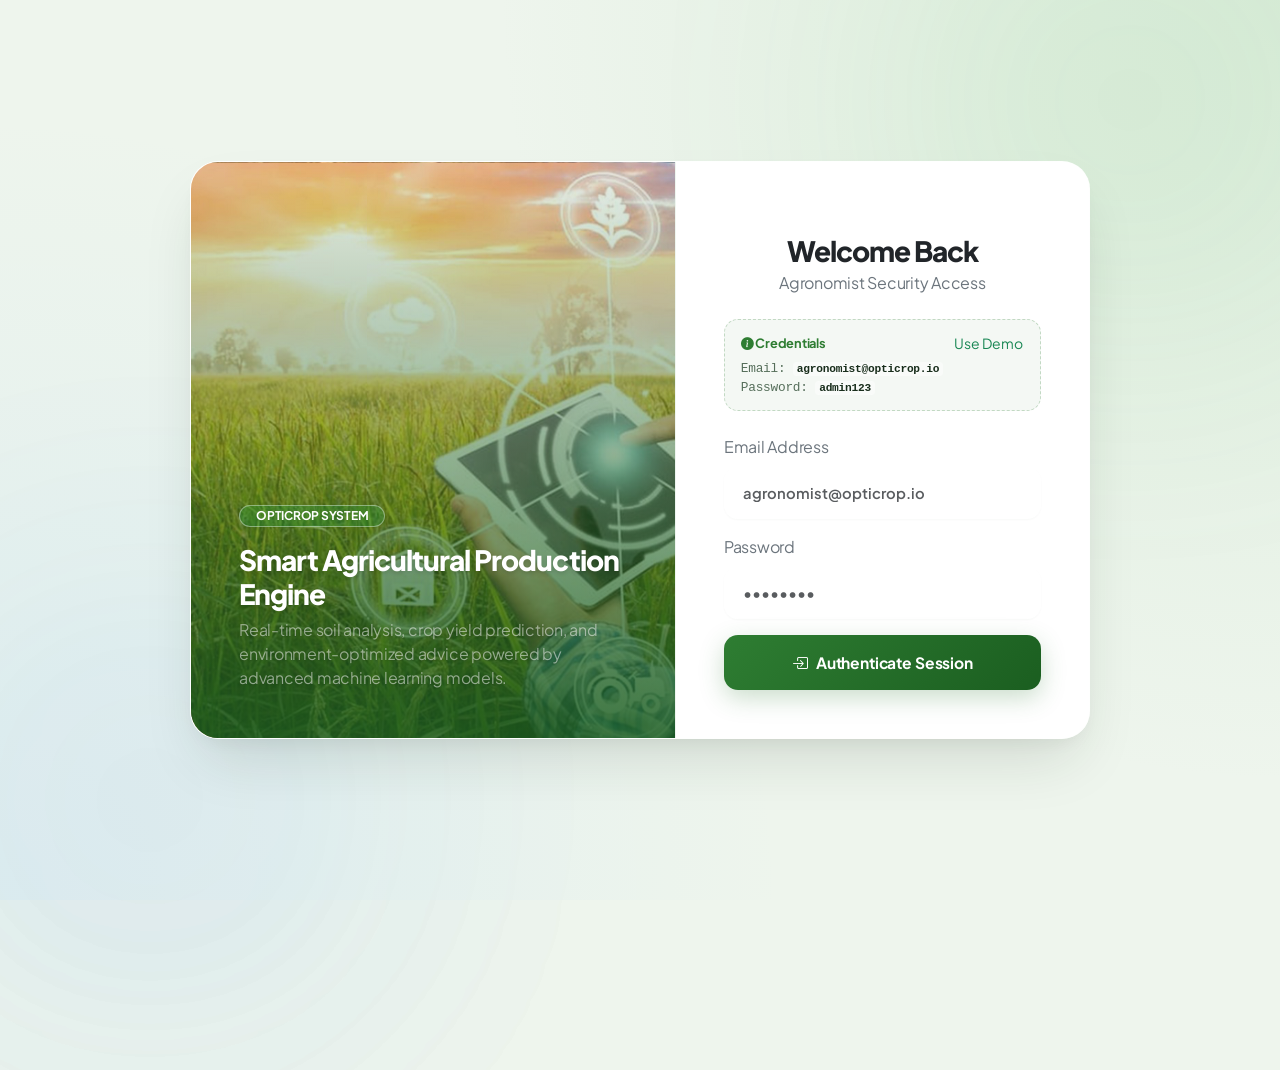
<file: templates/index.html>
<!DOCTYPE html>
<html lang="en">
<head>
  <meta charset="UTF-8">
  <meta name="viewport" content="width=device-width, initial-scale=1.0">
  <title>OptiCrop – Smart Agricultural Production Engine</title>
  <!-- Bootstrap 5 CSS -->
  <link href="https://cdn.jsdelivr.net/npm/bootstrap@5.3.0/dist/css/bootstrap.min.css" rel="stylesheet">
  <!-- Custom Premium Theme CSS -->
  <link href="/static/css/style.css" rel="stylesheet">
  <!-- Bootstrap Icons -->
  <link rel="stylesheet" href="https://cdn.jsdelivr.net/npm/bootstrap-icons@1.10.5/font/bootstrap-icons.css">
</head>
<body>

  <!-- Background Glowing Orbs -->
  <div class="orb orb-green"></div>
  <div class="orb orb-blue"></div>

  <!-- Page Background Video -->
  <video autoplay muted loop playsinline class="page-bg-video">
    <source src="/static/images/login_bg.mp4" type="video/mp4">
  </video>
  <div class="page-bg-overlay"></div>

  <!-- Client-side Authentication Gate -->
  <div id="login-gate" class="position-fixed top-0 start-0 w-100 h-100 d-none align-items-center justify-content-center" style="z-index: 9999; background: var(--color-bg); background-image: radial-gradient(circle at 100% 0%, rgba(165, 214, 167, 0.25) 0px, transparent 50%), radial-gradient(circle at 0% 100%, rgba(144, 202, 249, 0.15) 0px, transparent 50%); background-attachment: fixed;">
    <div class="orb orb-green"></div>
    <div class="orb orb-blue"></div>
    
    <div class="login-container fade-in">
      <div class="login-left" style="background-image: url('/static/images/Smart.png');">
        <div class="login-left-content">
          <span class="badge bg-success-subtle-custom border-success-custom px-3 py-1.5 rounded-pill mb-3 uppercase tracking-wide font-bold fs-8" style="background: rgba(22, 163, 74, 0.25); color: #fff; border-color: rgba(255, 255, 255, 0.4); text-transform: uppercase;">
            OptiCrop System
          </span>
          <h3 class="display-7 font-black tracking-tight text-white mb-2">Smart Agricultural Production Engine</h3>
          <p class="text-white-50 mb-0 fs-7">
            Real-time soil analysis, crop yield prediction, and environment-optimized advice powered by advanced machine learning models.
          </p>
        </div>
      </div>
      <div class="login-right">
        <div class="text-center mb-4">
          <i class="bi bi-sprout-fill text-success fs-2 mb-2 d-inline-block pulse-icon"></i>
          <h3 class="font-black tracking-tight text-dark mb-1">Welcome Back</h3>
          <p class="text-secondary fs-8 uppercase font-bold tracking-wider mb-0">Agronomist Security Access</p>
        </div>

        <div class="login-credentials-box">
          <div class="d-flex justify-content-between align-items-center mb-1">
            <span class="credentials-title"><i class="bi bi-info-circle-fill"></i> Credentials</span>
            <button type="button" class="btn btn-sm btn-link text-success p-0 fs-8 font-bold text-decoration-none" onclick="fillDemoCredentials()">Use Demo</button>
          </div>
          <div class="credentials-details">
            <div>Email: <code>agronomist@opticrop.io</code></div>
            <div>Password: <code>admin123</code></div>
          </div>
        </div>

        <form id="login-form">
          <div class="mb-3">
            <label for="login-email" class="form-label text-secondary font-semibold uppercase tracking-wider fs-8">Email Address</label>
            <input type="email" class="form-control" id="login-email" required placeholder="agronomist@opticrop.io">
          </div>
          <div class="mb-3">
            <label for="login-password" class="form-label text-secondary font-semibold uppercase tracking-wider fs-8">Password</label>
            <input type="password" class="form-control" id="login-password" required placeholder="••••••••">
          </div>
          <div id="login-error" class="text-danger fs-8 font-semibold mb-3 d-none">
            <i class="bi bi-exclamation-circle-fill"></i> Invalid credentials.
          </div>
          <button type="submit" class="w-100 btn-premium py-2.5">
            <i class="bi bi-box-arrow-in-right"></i> Authenticate Session
          </button>
        </form>
      </div>
    </div>
  </div>

  <!-- Mobile Top Navigation Header (Visible only on mobile/tablet) -->
  <nav class="navbar navbar-expand-lg sticky-top navbar-mobile">
    <div class="container">
      <a class="navbar-brand d-flex align-items-center gap-2 text-dark" href="/">
        <i class="bi bi-sprout-fill text-success fs-4"></i>
        <span class="display-font fs-4 font-bold tracking-tight">Opti<span class="text-success">Crop</span></span>
      </a>
      <button class="navbar-toggler border-0" type="button" data-bs-toggle="collapse" data-bs-target="#mobileNavbar">
        <span class="navbar-toggler-icon"></span>
      </button>
      <div class="collapse navbar-collapse" id="mobileNavbar">
        <ul class="navbar-nav gap-2 mt-3">
          <li class="nav-item">
            <a class="nav-link-custom active" href="/"><i class="bi bi-sliders"></i> Optimizer</a>
          </li>
          <li class="nav-item">
            <a class="nav-link-custom" href="/dashboard"><i class="bi bi-graph-up-arrow"></i> Performance Analytics</a>
          </li>
          <li class="nav-item">
            <a class="nav-link-custom text-danger" href="#" onclick="localStorage.removeItem('optiCrop_loggedIn'); window.location.reload(); return false;"><i class="bi bi-box-arrow-right"></i> Sign Out</a>
          </li>
        </ul>
      </div>
    </div>
  </nav>

  <!-- Main Desktop Layout Wrapper -->
  <div class="app-container">

    <!-- Left Sidebar Panel (Visible on Desktop) -->
    <aside class="sidebar">
      <a class="sidebar-logo" href="/">
        <i class="bi bi-sprout-fill text-success fs-3"></i>
        <span class="display-font tracking-tight">Opti<span class="text-success">Crop</span></span>
      </a>

      <span class="sidebar-heading">Agricultural Tools</span>
      <ul class="sidebar-menu">
        <li>
          <a class="sidebar-link active" href="/">
            <i class="bi bi-sliders"></i> Field Optimizer
          </a>
        </li>
        <li>
          <a class="sidebar-link" href="/dashboard">
            <i class="bi bi-graph-up-arrow"></i> Analytics & Model
          </a>
        </li>
        
        <span class="sidebar-heading">Data & Systems</span>
        <li>
          <a class="sidebar-link" href="/weather">
            <i class="bi bi-cloud-sun"></i> Weather Intel
          </a>
        </li>
        <li>
          <a class="sidebar-link" href="/ai-advisor">
            <i class="bi bi-chat-left-text"></i> AI Advisor
          </a>
        </li>
        <li>
          <a class="sidebar-link text-muted" style="cursor: not-allowed; opacity: 0.6;" href="#" onclick="return false;">
            <i class="bi bi-gear"></i> Settings <span class="badge bg-light text-secondary ms-auto fs-9" style="font-size: 0.65rem;">MOCK</span>
          </a>
        </li>
      </ul>

      <!-- User/Environment Profile Footer with Sign Out -->
      <div class="sidebar-footer">
        <div class="profile-card d-flex justify-content-between align-items-center">
          <div class="d-flex align-items-center gap-2">
            <div class="profile-avatar">
              <i class="bi bi-person-check-fill"></i>
            </div>
            <div class="profile-info">
              <div class="profile-name">Agronomist</div>
              <div class="profile-role">Active Session</div>
            </div>
          </div>
          <a href="#" onclick="localStorage.removeItem('optiCrop_loggedIn'); window.location.reload(); return false;" class="text-secondary" title="Sign Out" style="transition: color 0.2s;">
            <i class="bi bi-box-arrow-right fs-5"></i>
          </a>
        </div>
      </div>
    </aside>

    <!-- Right Content Panel -->
    <main class="main-content">
      
      <!-- Content Top Bar -->
      <div class="d-flex justify-content-between align-items-center mb-4">
        <div>
          <nav aria-label="breadcrumb" class="d-none d-md-block">
            <ol class="breadcrumb mb-0">
              <li class="breadcrumb-item"><a href="/" class="text-success text-decoration-none font-semibold">Home</a></li>
              <li class="breadcrumb-item active" aria-current="page">Field Optimizer</li>
            </ol>
          </nav>
        </div>
        <div class="status-pill">
          <span class="status-dot pulsing"></span>
          <span>Engine Status: Online</span>
        </div>
      </div>

      <!-- Main Configurator Panel Body -->
      <div class="container-fluid px-0 fade-in">
        
        <!-- Welcome Banner -->
        <div class="text-center text-md-start mb-5">
          <span class="badge bg-success-subtle-custom border-success-custom px-3 py-2 rounded-pill mb-3 uppercase tracking-wide font-bold fs-7">
            SaaS Agricultural Intelligence
          </span>
          <h1 class="display-5 font-black tracking-tight mb-2"><span class="text-gradient">OptiCrop Recommendation Engine</span></h1>
          <p class="text-secondary max-w-2xl">
            Leverage Scikit-Learn Random Forest classifiers and regressive models to choose crops, forecast productivity, and audit soil clusters.
          </p>
        </div>

        <!-- Form Panel -->
        <div class="premium-card p-4 p-md-5 w-100">
          <h3 class="text-dark mb-4 d-flex align-items-center gap-2 font-bold">
            <i class="bi bi-sliders text-success"></i> Field Parameters Configurator
          </h3>

          <form action="/predict" method="POST" class="needs-validation">
            
            <!-- Quick Presets Autofill Section -->
            <div class="presets-container mb-4">
              <div class="d-flex align-items-center gap-2 mb-2">
                <i class="bi bi-magic text-success"></i>
                <span class="text-dark font-bold fs-7">Quick Presets (Auto-fill Sample Data)</span>
              </div>
              <p class="text-secondary fs-8 mb-3">Select a crop template to instantly load realistic field parameter metrics (N, P, K, pH, rainfall, and climate):</p>
              <div class="d-flex flex-wrap gap-2">
                <button type="button" class="preset-chip" onclick="autofillPreset('rice', this)">🌾 Rice Profile</button>
                <button type="button" class="preset-chip" onclick="autofillPreset('maize', this)">🌽 Maize Profile</button>
                <button type="button" class="preset-chip" onclick="autofillPreset('watermelon', this)">🍉 Watermelon Profile</button>
              </div>
            </div>

            <!-- NPK Inputs Section -->
            <div class="border-bottom border-slate-100 pb-4 mb-4">
              <h5 class="text-dark mb-3 fs-6 font-bold d-flex align-items-center gap-2">
                <span class="d-flex align-items-center justify-content-center bg-success-subtle-custom rounded-circle p-1" style="width: 24px; height: 24px; font-size: 0.75rem;">1</span>
                Soil Nutrients (NPK values)
              </h5>
              <div class="row g-3">
                <div class="col-md-4">
                  <label for="N" class="form-label text-secondary font-semibold uppercase tracking-wider fs-8">Nitrogen (N)</label>
                  <input type="number" class="form-control" id="N" name="N" min="0" max="150" required>
                  <div class="form-text">Target: 0 - 150 kg/ha</div>
                </div>
                <div class="col-md-4">
                  <label for="P" class="form-label text-secondary font-semibold uppercase tracking-wider fs-8">Phosphorus (P)</label>
                  <input type="number" class="form-control" id="P" name="P" min="0" max="150" required>
                  <div class="form-text">Target: 0 - 150 kg/ha</div>
                </div>
                <div class="col-md-4">
                  <label for="K" class="form-label text-secondary font-semibold uppercase tracking-wider fs-8">Potassium (K)</label>
                  <input type="number" class="form-control" id="K" name="K" min="0" max="250" required>
                  <div class="form-text">Target: 0 - 250 kg/ha</div>
                </div>
              </div>
            </div>

            <!-- Environmental Inputs Section -->
            <div class="border-bottom border-slate-100 pb-4 mb-4">
              <h5 class="text-dark mb-3 fs-6 font-bold d-flex align-items-center gap-2">
                <span class="d-flex align-items-center justify-content-center bg-success-subtle-custom rounded-circle p-1" style="width: 24px; height: 24px; font-size: 0.75rem;">2</span>
                Environmental & Climate Parameters
              </h5>
              <div class="row g-3">
                <div class="col-md-6">
                  <label for="temperature" class="form-label text-secondary font-semibold uppercase tracking-wider fs-8">Temperature (°C)</label>
                  <input type="number" step="0.1" class="form-control" id="temperature" name="temperature" required>
                  <div class="form-text">Crop suitability range: 5 - 50°C</div>
                </div>
                <div class="col-md-6">
                  <label for="humidity" class="form-label text-secondary font-semibold uppercase tracking-wider fs-8">Air Moisture (%)</label>
                  <input type="number" step="0.1" class="form-control" id="humidity" name="humidity" min="5" max="100" required>
                  <div class="form-text">Target: 5 - 100%</div>
                </div>
              </div>
              <div class="row g-3 mt-2">
                <div class="col-md-6">
                  <label for="ph" class="form-label text-secondary font-semibold uppercase tracking-wider fs-8">Soil pH Scale (3.0 - 10.0)</label>
                  <input type="number" step="0.1" class="form-control" id="ph" name="ph" min="3.0" max="10.0" required>
                  <div class="form-text">Optimal Neutral: 6.0 - 7.0</div>
                </div>
                <div class="col-md-6">
                  <label for="rainfall" class="form-label text-secondary font-semibold uppercase tracking-wider fs-8">Average Rainfall (mm)</label>
                  <input type="number" step="0.1" class="form-control" id="rainfall" name="rainfall" min="10" max="400" required>
                  <div class="form-text">Target: 10 - 400 mm</div>
                </div>
              </div>
            </div>

            <!-- Yield Regressor categoricals -->
            <div class="mb-5">
              <h5 class="text-dark mb-3 fs-6 font-bold d-flex align-items-center gap-2">
                <span class="d-flex align-items-center justify-content-center bg-success-subtle-custom rounded-circle p-1" style="width: 24px; height: 24px; font-size: 0.75rem;">3</span>
                Geographic & Seasonal Context
              </h5>
              <div class="row g-3">
                <div class="col-md-6">
                  <label for="location" class="form-label text-secondary font-semibold uppercase tracking-wider fs-8">Geographic Region</label>
                  <select class="form-select" id="location" name="location" required>
                    <option value="" disabled selected hidden>Select Region</option>
                    <option value="Northeast Plain">Northeast Plain</option>
                    <option value="Coastal Delta">Coastal Delta</option>
                    <option value="Southern Hills">Southern Hills</option>
                    <option value="Western Dry Zone">Western Dry Zone</option>
                    <option value="Central Plateau">Central Plateau</option>
                  </select>
                </div>
                <div class="col-md-6">
                  <label for="season" class="form-label text-secondary font-semibold uppercase tracking-wider fs-8">Planting Season</label>
                  <select class="form-select" id="season" name="season" required>
                    <option value="" disabled selected hidden>Select Season</option>
                    <option value="Kharif">Kharif (Monsoon)</option>
                    <option value="Rabi">Rabi (Winter)</option>
                    <option value="Zaid">Zaid (Summer)</option>
                    <option value="Whole Year">Whole Year</option>
                  </select>
                </div>
              </div>
            </div>

            <!-- Submit Button -->
            <button type="submit" class="w-100 btn-premium py-3">
              <i class="bi bi-cpu-fill"></i> Execute Production Optimization
            </button>

          </form>
        </div>

      </div>
    </main>

  </div>

  <!-- Authentication & Presets Script -->
  <script>
    function fillDemoCredentials() {
      document.getElementById('login-email').value = 'agronomist@opticrop.io';
      document.getElementById('login-password').value = 'admin123';
    }

    function autofillPreset(crop, element) {
      const presets = {
        rice: { N: 90, P: 42, K: 40, temp: 24.0, humidity: 82.0, ph: 6.0, rainfall: 220.0, location: "Coastal Delta", season: "Kharif" },
        maize: { N: 80, P: 45, K: 38, temp: 22.0, humidity: 60.0, ph: 6.2, rainfall: 90.0, location: "Northeast Plain", season: "Kharif" },
        watermelon: { N: 90, P: 12, K: 50, temp: 25.0, humidity: 85.0, ph: 6.4, rainfall: 48.0, location: "Western Dry Zone", season: "Zaid" }
      };

      const data = presets[crop];
      if (!data) return;

      document.getElementById('N').value = data.N;
      document.getElementById('P').value = data.P;
      document.getElementById('K').value = data.K;
      document.getElementById('temperature').value = data.temp;
      document.getElementById('humidity').value = data.humidity;
      document.getElementById('ph').value = data.ph;
      document.getElementById('rainfall').value = data.rainfall;
      
      const locSelect = document.getElementById('location');
      if (locSelect) locSelect.value = data.location;
      
      const seasonSelect = document.getElementById('season');
      if (seasonSelect) seasonSelect.value = data.season;

      // Update active preset styling
      document.querySelectorAll('.preset-chip').forEach(chip => {
        chip.classList.remove('active-preset');
      });
      if (element) element.classList.add('active-preset');
    }

    (function() {
      const loggedIn = localStorage.getItem('optiCrop_loggedIn') === 'true';
      const loginGate = document.getElementById('login-gate');
      const appContainer = document.querySelector('.app-container');
      const mobileNav = document.querySelector('.navbar-mobile');

      if (!loggedIn) {
        if (appContainer) appContainer.style.setProperty('display', 'none', 'important');
        if (mobileNav) mobileNav.style.setProperty('display', 'none', 'important');
        loginGate.classList.remove('d-none');
        loginGate.classList.add('d-flex');
      } else {
        if (appContainer) appContainer.style.removeProperty('display');
        loginGate.classList.add('d-none');
      }

      document.getElementById('login-form')?.addEventListener('submit', function(e) {
        e.preventDefault();
        const email = document.getElementById('login-email').value;
        const pass = document.getElementById('login-password').value;
        const err = document.getElementById('login-error');

        if (email === 'agronomist@opticrop.io' && pass === 'admin123') {
          localStorage.setItem('optiCrop_loggedIn', 'true');
          err.classList.add('d-none');
          loginGate.classList.remove('d-flex');
          loginGate.classList.add('d-none');
          if (appContainer) appContainer.style.removeProperty('display');
          window.location.reload();
        } else {
          err.classList.remove('d-none');
        }
      });
    })();
  </script>

  <!-- Bootstrap Bundle JS -->
  <script src="https://cdn.jsdelivr.net/npm/bootstrap@5.3.0/dist/js/bootstrap.bundle.min.js"></script>
</body>
</html>
</file>
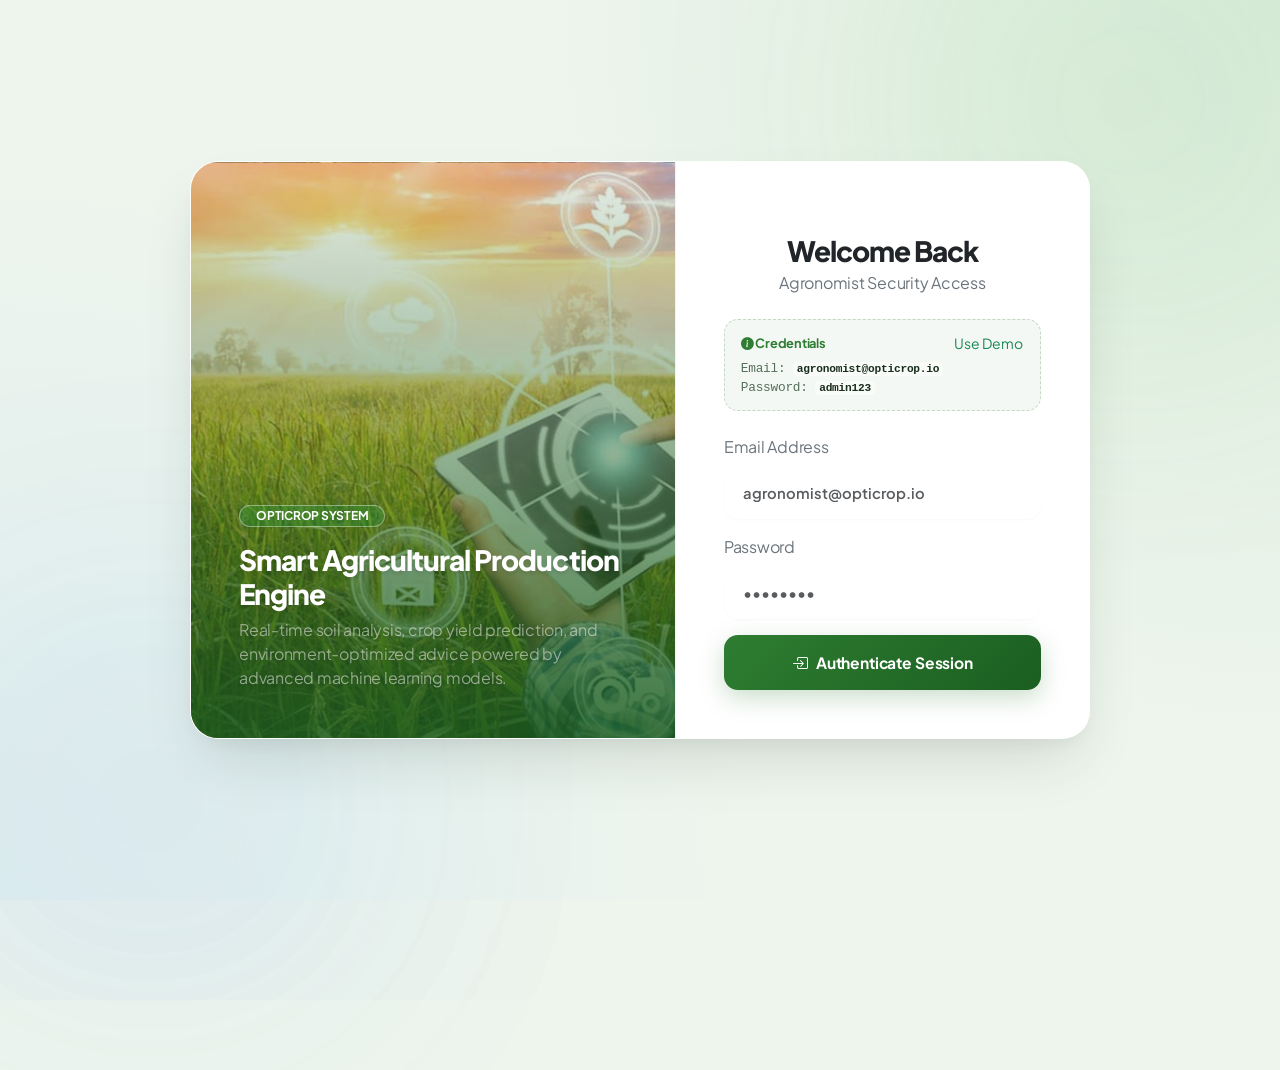
<file: templates/ai_advisor.html>
<!DOCTYPE html>
<html lang="en">
<head>
  <meta charset="UTF-8">
  <meta name="viewport" content="width=device-width, initial-scale=1.0">
  <title>OptiCrop – AI Advisory System</title>
  <!-- Bootstrap 5 CSS -->
  <link href="https://cdn.jsdelivr.net/npm/bootstrap@5.3.0/dist/css/bootstrap.min.css" rel="stylesheet">
  <!-- Custom Premium Theme CSS -->
  <link href="/static/css/style.css" rel="stylesheet">
  <!-- Bootstrap Icons -->
  <link rel="stylesheet" href="https://cdn.jsdelivr.net/npm/bootstrap-icons@1.10.5/font/bootstrap-icons.css">
</head>
<body>

  <!-- Background Glowing Orbs -->
  <div class="orb orb-green"></div>
  <div class="orb orb-blue"></div>

  <!-- Client-side Authentication Gate -->
  <div id="login-gate" class="position-fixed top-0 start-0 w-100 h-100 d-none align-items-center justify-content-center" style="z-index: 9999; background: var(--color-bg); background-image: radial-gradient(circle at 100% 0%, rgba(165, 214, 167, 0.25) 0px, transparent 50%), radial-gradient(circle at 0% 100%, rgba(144, 202, 249, 0.15) 0px, transparent 50%); background-attachment: fixed;">
    <div class="orb orb-green"></div>
    <div class="orb orb-blue"></div>
    
    <div class="login-container fade-in">
      <div class="login-left" style="background-image: url('/static/images/Smart.png');">
        <div class="login-left-content">
          <span class="badge bg-success-subtle-custom border-success-custom px-3 py-1.5 rounded-pill mb-3 uppercase tracking-wide font-bold fs-8" style="background: rgba(22, 163, 74, 0.25); color: #fff; border-color: rgba(255, 255, 255, 0.4); text-transform: uppercase;">
            OptiCrop System
          </span>
          <h3 class="display-7 font-black tracking-tight text-white mb-2">Smart Agricultural Production Engine</h3>
          <p class="text-white-50 mb-0 fs-7">
            Real-time soil analysis, crop yield prediction, and environment-optimized advice powered by advanced machine learning models.
          </p>
        </div>
      </div>
      <div class="login-right">
        <div class="text-center mb-4">
          <i class="bi bi-sprout-fill text-success fs-2 mb-2 d-inline-block pulse-icon"></i>
          <h3 class="font-black tracking-tight text-dark mb-1">Welcome Back</h3>
          <p class="text-secondary fs-8 uppercase font-bold tracking-wider mb-0">Agronomist Security Access</p>
        </div>

        <div class="login-credentials-box">
          <div class="d-flex justify-content-between align-items-center mb-1">
            <span class="credentials-title"><i class="bi bi-info-circle-fill"></i> Credentials</span>
            <button type="button" class="btn btn-sm btn-link text-success p-0 fs-8 font-bold text-decoration-none" onclick="fillDemoCredentials()">Use Demo</button>
          </div>
          <div class="credentials-details">
            <div>Email: <code>agronomist@opticrop.io</code></div>
            <div>Password: <code>admin123</code></div>
          </div>
        </div>

        <form id="login-form">
          <div class="mb-3">
            <label for="login-email" class="form-label text-secondary font-semibold uppercase tracking-wider fs-8">Email Address</label>
            <input type="email" class="form-control" id="login-email" required placeholder="agronomist@opticrop.io">
          </div>
          <div class="mb-3">
            <label for="login-password" class="form-label text-secondary font-semibold uppercase tracking-wider fs-8">Password</label>
            <input type="password" class="form-control" id="login-password" required placeholder="••••••••">
          </div>
          <div id="login-error" class="text-danger fs-8 font-semibold mb-3 d-none">
            <i class="bi bi-exclamation-circle-fill"></i> Invalid credentials.
          </div>
          <button type="submit" class="w-100 btn-premium py-2.5">
            <i class="bi bi-box-arrow-in-right"></i> Authenticate Session
          </button>
        </form>
      </div>
    </div>
  </div>

  <!-- Mobile Top Navigation Header -->
  <nav class="navbar navbar-expand-lg sticky-top navbar-mobile">
    <div class="container">
      <a class="navbar-brand d-flex align-items-center gap-2 text-dark" href="/">
        <i class="bi bi-sprout-fill text-success fs-4"></i>
        <span class="display-font fs-4 font-bold tracking-tight">Opti<span class="text-success">Crop</span></span>
      </a>
      <button class="navbar-toggler border-0" type="button" data-bs-toggle="collapse" data-bs-target="#mobileNavbar">
        <span class="navbar-toggler-icon"></span>
      </button>
      <div class="collapse navbar-collapse" id="mobileNavbar">
        <ul class="navbar-nav gap-2 mt-3">
          <li class="nav-item">
            <a class="nav-link-custom" href="/"><i class="bi bi-sliders"></i> Optimizer</a>
          </li>
          <li class="nav-item">
            <a class="nav-link-custom" href="/dashboard"><i class="bi bi-graph-up-arrow"></i> Performance Analytics</a>
          </li>
          <li class="nav-item">
            <a class="nav-link-custom" href="/weather"><i class="bi bi-cloud-sun"></i> Weather Intel</a>
          </li>
          <li class="nav-item">
            <a class="nav-link-custom active" href="/ai-advisor"><i class="bi bi-chat-left-text"></i> AI Advisor</a>
          </li>
          <li class="nav-item">
            <a class="nav-link-custom text-danger" href="#" onclick="localStorage.removeItem('optiCrop_loggedIn'); window.location.reload(); return false;"><i class="bi bi-box-arrow-right"></i> Sign Out</a>
          </li>
        </ul>
      </div>
    </div>
  </nav>

  <!-- Main Desktop Layout Wrapper -->
  <div class="app-container">

    <!-- Left Sidebar Panel -->
    <aside class="sidebar">
      <a class="sidebar-logo" href="/">
        <i class="bi bi-sprout-fill text-success fs-3"></i>
        <span class="display-font tracking-tight">Opti<span class="text-success">Crop</span></span>
      </a>

      <span class="sidebar-heading">Agricultural Tools</span>
      <ul class="sidebar-menu">
        <li>
          <a class="sidebar-link" href="/">
            <i class="bi bi-sliders"></i> Field Optimizer
          </a>
        </li>
        <li>
          <a class="sidebar-link" href="/dashboard">
            <i class="bi bi-graph-up-arrow"></i> Analytics & Model
          </a>
        </li>
        
        <span class="sidebar-heading">Data & Systems</span>
        <li>
          <a class="sidebar-link" href="/weather">
            <i class="bi bi-cloud-sun"></i> Weather Intel
          </a>
        </li>
        <li>
          <a class="sidebar-link active" href="/ai-advisor">
            <i class="bi bi-chat-left-text"></i> AI Advisor
          </a>
        </li>
        <li>
          <a class="sidebar-link text-muted" style="cursor: not-allowed; opacity: 0.6;" href="#" onclick="return false;">
            <i class="bi bi-gear"></i> Settings <span class="badge bg-light text-secondary ms-auto fs-9" style="font-size: 0.65rem;">MOCK</span>
          </a>
        </li>
      </ul>

      <!-- User Profile -->
      <div class="sidebar-footer">
        <div class="profile-card d-flex justify-content-between align-items-center">
          <div class="d-flex align-items-center gap-2">
            <div class="profile-avatar">
              <i class="bi bi-person-check-fill"></i>
            </div>
            <div class="profile-info">
              <div class="profile-name">Agronomist</div>
              <div class="profile-role">Active Session</div>
            </div>
          </div>
          <a href="#" onclick="localStorage.removeItem('optiCrop_loggedIn'); window.location.reload(); return false;" class="text-secondary" title="Sign Out">
            <i class="bi bi-box-arrow-right fs-5"></i>
          </a>
        </div>
      </div>
    </aside>

    <!-- Right Content Panel -->
    <main class="main-content">
      
      <!-- Content Top Bar -->
      <div class="d-flex justify-content-between align-items-center mb-4">
        <div>
          <nav aria-label="breadcrumb" class="d-none d-md-block">
            <ol class="breadcrumb mb-0">
              <li class="breadcrumb-item"><a href="/" class="text-success text-decoration-none font-semibold">Home</a></li>
              <li class="breadcrumb-item active" aria-current="page">AI Advisor</li>
            </ol>
          </nav>
        </div>
        <div class="status-pill">
          <span class="status-dot pulsing"></span>
          <span>Engine Status: Online</span>
        </div>
      </div>

      <!-- Main Panel Body -->
      <div class="container-fluid px-0 fade-in">
        
        <!-- Welcome Banner -->
        <div class="text-center text-md-start mb-5">
          <span class="badge bg-success-subtle-custom border-success-custom px-3 py-2 rounded-pill mb-3 uppercase tracking-wide font-bold fs-7">
            AI Advisory System
          </span>
          <h2 class="display-6 font-black tracking-tight mb-2"><span class="text-gradient">Agricultural AI Advisory</span></h2>
          <p class="text-secondary max-w-2xl">
            Leverage advanced predictive neural structures and Random Forest models to analyze nutrient chemical profiles and select ideal crop cultivars.
          </p>
        </div>

        <div class="row g-4">
          <!-- Left: AI Advisor Image Visualization -->
          <div class="col-lg-6">
            <div class="premium-card p-4 h-100 d-flex flex-column justify-content-center">
              <h5 class="text-dark mb-3 font-bold d-flex align-items-center gap-2">
                <i class="bi bi-cpu-fill text-success"></i> Soil Nutrient & Recommendation Interface Mockup
              </h5>
              <div class="text-center p-3 rounded-3 border border-slate-100 bg-white shadow-sm">
                <img src="/static/images/agritech_ai_advisor.png" alt="AI Advisor Telemetry" class="img-fluid rounded shadow-sm">
              </div>
            </div>
          </div>

          <!-- Right: Key AI Facts -->
          <div class="col-lg-6">
            <div class="premium-card p-4 p-md-5 h-100">
              <h4 class="text-dark mb-4 font-bold d-flex align-items-center gap-2">
                <i class="bi bi-info-circle-fill text-success"></i> Predictive Agricultural Insights
              </h4>
              
              <div class="d-flex flex-column gap-4">
                
                <div class="alert-premium d-flex gap-3 align-items-start">
                  <div class="p-2 bg-success text-white rounded-circle d-flex align-items-center justify-content-center" style="width: 32px; height: 32px; flex-shrink:0;">
                    <i class="bi bi-gear-fill"></i>
                  </div>
                  <div>
                    <h5 class="text-dark font-bold fs-7 mb-1">Random Forest Crop Suitability Models</h5>
                    <p class="text-secondary fs-8 mb-0 leading-relaxed">
                      By feeding soil metrics (NPK, pH) and seasonal variables (temp, rainfall) into optimized Random Forest classifiers, OptiCrop produces crop selections with outstanding precision.
                    </p>
                  </div>
                </div>

                <div class="alert-premium d-flex gap-3 align-items-start">
                  <div class="p-2 bg-primary text-white rounded-circle d-flex align-items-center justify-content-center" style="width: 32px; height: 32px; flex-shrink:0;">
                    <i class="bi bi-percent"></i>
                  </div>
                  <div>
                    <h5 class="text-dark font-bold fs-7 mb-1">Yield Forecasting & Regressor Algorithms</h5>
                    <p class="text-secondary fs-8 mb-0 leading-relaxed">
                      Regressor models estimate crop yield (tons per hectare) by evaluating location encodings, seasonal weather forecasts, and chemical inputs to ensure predictable commercial planning.
                    </p>
                  </div>
                </div>

                <div class="alert-premium d-flex gap-3 align-items-start">
                  <div class="p-2 bg-info text-white rounded-circle d-flex align-items-center justify-content-center" style="width: 32px; height: 32px; flex-shrink:0;">
                    <i class="bi bi-grid-3x3-gap-fill"></i>
                  </div>
                  <div>
                    <h5 class="text-dark font-bold fs-7 mb-1">Soil K-Means Diagnostic Clustering</h5>
                    <p class="text-secondary fs-8 mb-0 leading-relaxed">
                      K-Means clustering categorizes soil health into five clusters, mapping clay or sandy profiles to optimal fertilizer prescriptions (blood meal, bone meal, muriate of potash).
                    </p>
                  </div>
                </div>

              </div>
            </div>
          </div>
        </div>

      </div>
    </main>

  </div>

  <!-- Authentication Script -->
  <script>
    function fillDemoCredentials() {
      document.getElementById('login-email').value = 'agronomist@opticrop.io';
      document.getElementById('login-password').value = 'admin123';
    }

    (function() {
      const loggedIn = localStorage.getItem('optiCrop_loggedIn') === 'true';
      const loginGate = document.getElementById('login-gate');
      const appContainer = document.querySelector('.app-container');
      const mobileNav = document.querySelector('.navbar-mobile');

      if (!loggedIn) {
        if (appContainer) appContainer.style.setProperty('display', 'none', 'important');
        if (mobileNav) mobileNav.style.setProperty('display', 'none', 'important');
        loginGate.classList.remove('d-none');
        loginGate.classList.add('d-flex');
      } else {
        if (appContainer) appContainer.style.removeProperty('display');
        loginGate.classList.add('d-none');
      }

      document.getElementById('login-form')?.addEventListener('submit', function(e) {
        e.preventDefault();
        const email = document.getElementById('login-email').value;
        const pass = document.getElementById('login-password').value;
        const err = document.getElementById('login-error');

        if (email === 'agronomist@opticrop.io' && pass === 'admin123') {
          localStorage.setItem('optiCrop_loggedIn', 'true');
          err.classList.add('d-none');
          loginGate.classList.remove('d-flex');
          loginGate.classList.add('d-none');
          if (appContainer) appContainer.style.removeProperty('display');
          window.location.reload();
        } else {
          err.classList.remove('d-none');
        }
      });
    })();
  </script>

  <!-- Bootstrap Bundle JS -->
  <script src="https://cdn.jsdelivr.net/npm/bootstrap@5.3.0/dist/js/bootstrap.bundle.min.js"></script>
</body>
</html>
</file>
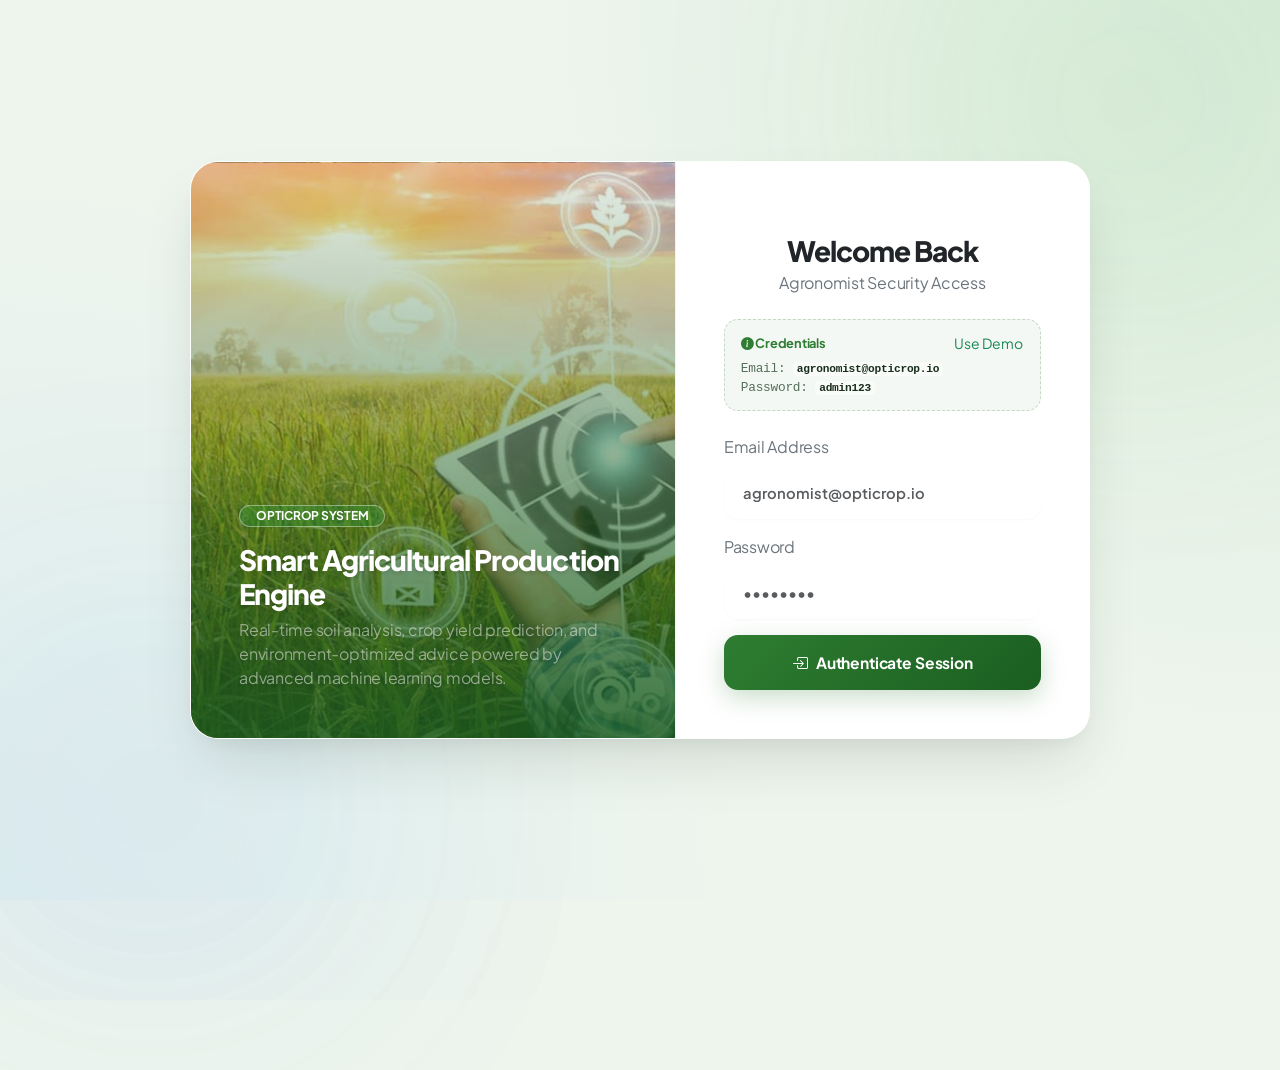
<file: templates/weather.html>
<!DOCTYPE html>
<html lang="en">
<head>
  <meta charset="UTF-8">
  <meta name="viewport" content="width=device-width, initial-scale=1.0">
  <title>OptiCrop – Weather Intelligence</title>
  <!-- Bootstrap 5 CSS -->
  <link href="https://cdn.jsdelivr.net/npm/bootstrap@5.3.0/dist/css/bootstrap.min.css" rel="stylesheet">
  <!-- Custom Premium Theme CSS -->
  <link href="/static/css/style.css" rel="stylesheet">
  <!-- Bootstrap Icons -->
  <link rel="stylesheet" href="https://cdn.jsdelivr.net/npm/bootstrap-icons@1.10.5/font/bootstrap-icons.css">
</head>
<body>

  <!-- Background Glowing Orbs -->
  <div class="orb orb-green"></div>
  <div class="orb orb-blue"></div>

  <!-- Client-side Authentication Gate -->
  <div id="login-gate" class="position-fixed top-0 start-0 w-100 h-100 d-none align-items-center justify-content-center" style="z-index: 9999; background: var(--color-bg); background-image: radial-gradient(circle at 100% 0%, rgba(165, 214, 167, 0.25) 0px, transparent 50%), radial-gradient(circle at 0% 100%, rgba(144, 202, 249, 0.15) 0px, transparent 50%); background-attachment: fixed;">
    <div class="orb orb-green"></div>
    <div class="orb orb-blue"></div>
    
    <div class="login-container fade-in">
      <div class="login-left" style="background-image: url('/static/images/Smart.png');">
        <div class="login-left-content">
          <span class="badge bg-success-subtle-custom border-success-custom px-3 py-1.5 rounded-pill mb-3 uppercase tracking-wide font-bold fs-8" style="background: rgba(22, 163, 74, 0.25); color: #fff; border-color: rgba(255, 255, 255, 0.4); text-transform: uppercase;">
            OptiCrop System
          </span>
          <h3 class="display-7 font-black tracking-tight text-white mb-2">Smart Agricultural Production Engine</h3>
          <p class="text-white-50 mb-0 fs-7">
            Real-time soil analysis, crop yield prediction, and environment-optimized advice powered by advanced machine learning models.
          </p>
        </div>
      </div>
      <div class="login-right">
        <div class="text-center mb-4">
          <i class="bi bi-sprout-fill text-success fs-2 mb-2 d-inline-block pulse-icon"></i>
          <h3 class="font-black tracking-tight text-dark mb-1">Welcome Back</h3>
          <p class="text-secondary fs-8 uppercase font-bold tracking-wider mb-0">Agronomist Security Access</p>
        </div>

        <div class="login-credentials-box">
          <div class="d-flex justify-content-between align-items-center mb-1">
            <span class="credentials-title"><i class="bi bi-info-circle-fill"></i> Credentials</span>
            <button type="button" class="btn btn-sm btn-link text-success p-0 fs-8 font-bold text-decoration-none" onclick="fillDemoCredentials()">Use Demo</button>
          </div>
          <div class="credentials-details">
            <div>Email: <code>agronomist@opticrop.io</code></div>
            <div>Password: <code>admin123</code></div>
          </div>
        </div>

        <form id="login-form">
          <div class="mb-3">
            <label for="login-email" class="form-label text-secondary font-semibold uppercase tracking-wider fs-8">Email Address</label>
            <input type="email" class="form-control" id="login-email" required placeholder="agronomist@opticrop.io">
          </div>
          <div class="mb-3">
            <label for="login-password" class="form-label text-secondary font-semibold uppercase tracking-wider fs-8">Password</label>
            <input type="password" class="form-control" id="login-password" required placeholder="••••••••">
          </div>
          <div id="login-error" class="text-danger fs-8 font-semibold mb-3 d-none">
            <i class="bi bi-exclamation-circle-fill"></i> Invalid credentials.
          </div>
          <button type="submit" class="w-100 btn-premium py-2.5">
            <i class="bi bi-box-arrow-in-right"></i> Authenticate Session
          </button>
        </form>
      </div>
    </div>
  </div>

  <!-- Mobile Top Navigation Header -->
  <nav class="navbar navbar-expand-lg sticky-top navbar-mobile">
    <div class="container">
      <a class="navbar-brand d-flex align-items-center gap-2 text-dark" href="/">
        <i class="bi bi-sprout-fill text-success fs-4"></i>
        <span class="display-font fs-4 font-bold tracking-tight">Opti<span class="text-success">Crop</span></span>
      </a>
      <button class="navbar-toggler border-0" type="button" data-bs-toggle="collapse" data-bs-target="#mobileNavbar">
        <span class="navbar-toggler-icon"></span>
      </button>
      <div class="collapse navbar-collapse" id="mobileNavbar">
        <ul class="navbar-nav gap-2 mt-3">
          <li class="nav-item">
            <a class="nav-link-custom" href="/"><i class="bi bi-sliders"></i> Optimizer</a>
          </li>
          <li class="nav-item">
            <a class="nav-link-custom" href="/dashboard"><i class="bi bi-graph-up-arrow"></i> Performance Analytics</a>
          </li>
          <li class="nav-item">
            <a class="nav-link-custom active" href="/weather"><i class="bi bi-cloud-sun"></i> Weather Intel</a>
          </li>
          <li class="nav-item">
            <a class="nav-link-custom" href="/ai-advisor"><i class="bi bi-chat-left-text"></i> AI Advisor</a>
          </li>
          <li class="nav-item">
            <a class="nav-link-custom text-danger" href="#" onclick="localStorage.removeItem('optiCrop_loggedIn'); window.location.reload(); return false;"><i class="bi bi-box-arrow-right"></i> Sign Out</a>
          </li>
        </ul>
      </div>
    </div>
  </nav>

  <!-- Main Desktop Layout Wrapper -->
  <div class="app-container">

    <!-- Left Sidebar Panel -->
    <aside class="sidebar">
      <a class="sidebar-logo" href="/">
        <i class="bi bi-sprout-fill text-success fs-3"></i>
        <span class="display-font tracking-tight">Opti<span class="text-success">Crop</span></span>
      </a>

      <span class="sidebar-heading">Agricultural Tools</span>
      <ul class="sidebar-menu">
        <li>
          <a class="sidebar-link" href="/">
            <i class="bi bi-sliders"></i> Field Optimizer
          </a>
        </li>
        <li>
          <a class="sidebar-link" href="/dashboard">
            <i class="bi bi-graph-up-arrow"></i> Analytics & Model
          </a>
        </li>
        
        <span class="sidebar-heading">Data & Systems</span>
        <li>
          <a class="sidebar-link active" href="/weather">
            <i class="bi bi-cloud-sun"></i> Weather Intel
          </a>
        </li>
        <li>
          <a class="sidebar-link" href="/ai-advisor">
            <i class="bi bi-chat-left-text"></i> AI Advisor
          </a>
        </li>
        <li>
          <a class="sidebar-link text-muted" style="cursor: not-allowed; opacity: 0.6;" href="#" onclick="return false;">
            <i class="bi bi-gear"></i> Settings <span class="badge bg-light text-secondary ms-auto fs-9" style="font-size: 0.65rem;">MOCK</span>
          </a>
        </li>
      </ul>

      <!-- User Profile -->
      <div class="sidebar-footer">
        <div class="profile-card d-flex justify-content-between align-items-center">
          <div class="d-flex align-items-center gap-2">
            <div class="profile-avatar">
              <i class="bi bi-person-check-fill"></i>
            </div>
            <div class="profile-info">
              <div class="profile-name">Agronomist</div>
              <div class="profile-role">Active Session</div>
            </div>
          </div>
          <a href="#" onclick="localStorage.removeItem('optiCrop_loggedIn'); window.location.reload(); return false;" class="text-secondary" title="Sign Out">
            <i class="bi bi-box-arrow-right fs-5"></i>
          </a>
        </div>
      </div>
    </aside>

    <!-- Right Content Panel -->
    <main class="main-content">
      
      <!-- Content Top Bar -->
      <div class="d-flex justify-content-between align-items-center mb-4">
        <div>
          <nav aria-label="breadcrumb" class="d-none d-md-block">
            <ol class="breadcrumb mb-0">
              <li class="breadcrumb-item"><a href="/" class="text-success text-decoration-none font-semibold">Home</a></li>
              <li class="breadcrumb-item active" aria-current="page">Weather Intel</li>
            </ol>
          </nav>
        </div>
        <div class="status-pill">
          <span class="status-dot pulsing"></span>
          <span>Engine Status: Online</span>
        </div>
      </div>

      <!-- Main Panel Body -->
      <div class="container-fluid px-0 fade-in">
        
        <!-- Welcome Banner -->
        <div class="text-center text-md-start mb-5">
          <span class="badge bg-success-subtle-custom border-success-custom px-3 py-2 rounded-pill mb-3 uppercase tracking-wide font-bold fs-7">
            Atmospheric Analytics
          </span>
          <h2 class="display-6 font-black tracking-tight mb-2"><span class="text-gradient">Localized Weather Intelligence</span></h2>
          <p class="text-secondary max-w-2xl">
            Examine how micro-climate properties determine moisture density, ambient heat, and seasonal soil transpiration to protect crop health.
          </p>
        </div>

        <div class="row g-4">
          <!-- Left: Weather Image Visualization -->
          <div class="col-lg-6">
            <div class="premium-card p-4 h-100 d-flex flex-column justify-content-center">
              <h5 class="text-dark mb-3 font-bold d-flex align-items-center gap-2">
                <i class="bi bi-cloud-sun-fill text-success"></i> Telemetry & Rainfall Dashboard Mockup
              </h5>
              <div class="text-center p-3 rounded-3 border border-slate-100 bg-white shadow-sm">
                <img src="/static/images/agritech_weather_telemetry.png" alt="Weather Telemetry" class="img-fluid rounded shadow-sm">
              </div>
            </div>
          </div>

          <!-- Right: Key Weather Facts -->
          <div class="col-lg-6">
            <div class="premium-card p-4 p-md-5 h-100">
              <h4 class="text-dark mb-4 font-bold d-flex align-items-center gap-2">
                <i class="bi bi-info-circle-fill text-success"></i> Key Weather Facts & Diagnostics
              </h4>
              
              <div class="d-flex flex-column gap-4">
                
                <div class="alert-premium d-flex gap-3 align-items-start">
                  <div class="p-2 bg-success text-white rounded-circle d-flex align-items-center justify-content-center" style="width: 32px; height: 32px; flex-shrink:0;">
                    <i class="bi bi-thermometer-half"></i>
                  </div>
                  <div>
                    <h5 class="text-dark font-bold fs-7 mb-1">Temperature Influence on Photosynthesis</h5>
                    <p class="text-secondary fs-8 mb-0 leading-relaxed">
                      Every crop has an optimal thermal band. Ambient heat controls respiration rates and enzymatic reactions, determining the rate of dry-matter accumulation.
                    </p>
                  </div>
                </div>

                <div class="alert-premium d-flex gap-3 align-items-start">
                  <div class="p-2 bg-primary text-white rounded-circle d-flex align-items-center justify-content-center" style="width: 32px; height: 32px; flex-shrink:0;">
                    <i class="bi bi-droplet-fill"></i>
                  </div>
                  <div>
                    <h5 class="text-dark font-bold fs-7 mb-1">Humidity & Vapor Pressure Deficit</h5>
                    <p class="text-secondary fs-8 mb-0 leading-relaxed">
                      Relative air moisture regulates stomatal opening. High humidity limits plant sweating (transpiration), while low humidity causes plant dehydration and cell stress.
                    </p>
                  </div>
                </div>

                <div class="alert-premium d-flex gap-3 align-items-start">
                  <div class="p-2 bg-info text-white rounded-circle d-flex align-items-center justify-content-center" style="width: 32px; height: 32px; flex-shrink:0;">
                    <i class="bi bi-cloud-rain-fill"></i>
                  </div>
                  <div>
                    <h5 class="text-dark font-bold fs-7 mb-1">Rainfall Patterns & Irrigation Sync</h5>
                    <p class="text-secondary fs-8 mb-0 leading-relaxed">
                      Precise regional precipitation tracking determines natural water availability. Matching seasonal rainfall cycles with crop needs prevents soil erosion and root rot.
                    </p>
                  </div>
                </div>

              </div>
            </div>
          </div>
        </div>

      </div>
    </main>

  </div>

  <!-- Authentication Script -->
  <script>
    function fillDemoCredentials() {
      document.getElementById('login-email').value = 'agronomist@opticrop.io';
      document.getElementById('login-password').value = 'admin123';
    }

    (function() {
      const loggedIn = localStorage.getItem('optiCrop_loggedIn') === 'true';
      const loginGate = document.getElementById('login-gate');
      const appContainer = document.querySelector('.app-container');
      const mobileNav = document.querySelector('.navbar-mobile');

      if (!loggedIn) {
        if (appContainer) appContainer.style.setProperty('display', 'none', 'important');
        if (mobileNav) mobileNav.style.setProperty('display', 'none', 'important');
        loginGate.classList.remove('d-none');
        loginGate.classList.add('d-flex');
      } else {
        if (appContainer) appContainer.style.removeProperty('display');
        loginGate.classList.add('d-none');
      }

      document.getElementById('login-form')?.addEventListener('submit', function(e) {
        e.preventDefault();
        const email = document.getElementById('login-email').value;
        const pass = document.getElementById('login-password').value;
        const err = document.getElementById('login-error');

        if (email === 'agronomist@opticrop.io' && pass === 'admin123') {
          localStorage.setItem('optiCrop_loggedIn', 'true');
          err.classList.add('d-none');
          loginGate.classList.remove('d-flex');
          loginGate.classList.add('d-none');
          if (appContainer) appContainer.style.removeProperty('display');
          window.location.reload();
        } else {
          err.classList.remove('d-none');
        }
      });
    })();
  </script>

  <!-- Bootstrap Bundle JS -->
  <script src="https://cdn.jsdelivr.net/npm/bootstrap@5.3.0/dist/js/bootstrap.bundle.min.js"></script>
</body>
</html>
</file>
<file: static/css/style.css>
@import url('https://fonts.googleapis.com/css2?family=Plus+Jakarta+Sans:ital,wght@0,300;0,400;0,500;0,600;0,700;0,800;1,400;1,600&display=swap');

:root {
  --color-primary: #2E7D32;
  --color-secondary: #66BB6A;
  --color-accent: #3B82F6;
  --color-success: #16A34A;
  --color-warning: #F59E0B;
  --color-error: #DC2626;
  --color-bg: #EEF5ED; /* Calm light green background tint */
  --color-surface: rgba(255, 255, 255, 0.7); /* Translucent white */
  --color-text-primary: #192E1C; /* Deep slate-green text */
  --color-text-secondary: #556E5A; /* Sage-green secondary text */
  --color-border: rgba(255, 255, 255, 0.6); /* Refractive border */
  
  --shadow-sm: 0 1px 2px 0 rgba(34, 76, 36, 0.03);
  --shadow-md: 0 10px 30px 0 rgba(34, 76, 36, 0.05), 0 1px 3px 0 rgba(34, 76, 36, 0.02);
  --shadow-lg: 0 20px 40px -15px rgba(34, 76, 36, 0.12), 0 4px 16px 0 rgba(34, 76, 36, 0.03);
  --shadow-premium: 0 30px 60px -15px rgba(46, 125, 50, 0.1), 0 0 0 1px rgba(46, 125, 50, 0.02);
}

/* Global Styles */
body {
  background-color: var(--color-bg);
  color: var(--color-text-primary);
  font-family: 'Plus Jakarta Sans', -apple-system, BlinkMacSystemFont, "Segoe UI", Roboto, sans-serif;
  min-height: 100vh;
  letter-spacing: -0.015em;
  position: relative;
  overflow-x: hidden;
  -webkit-font-smoothing: antialiased;
  -moz-osx-font-smoothing: grayscale;
}

/* Enforce green link colors instead of black on hover */
a {
  color: var(--color-primary);
  text-decoration: none;
  transition: color 0.2s ease;
}

a:hover {
  color: var(--color-secondary) !important;
  text-decoration: none;
}

.breadcrumb-item a {
  color: var(--color-primary);
}

.breadcrumb-item a:hover {
  color: var(--color-secondary) !important;
}

/* Decorative Background Glowing Orbs */
.orb {
  position: absolute;
  width: 400px;
  height: 400px;
  border-radius: 50%;
  filter: blur(140px);
  z-index: -1;
  opacity: 0.45;
  pointer-events: none;
}
.orb-green {
  background-color: rgba(102, 187, 106, 0.35);
  top: -100px;
  right: -50px;
  animation: float-slow 12s ease-in-out infinite alternate;
}
.orb-blue {
  background-color: rgba(59, 130, 246, 0.2);
  bottom: -100px;
  left: -50px;
  animation: float-slow 15s ease-in-out infinite alternate-reverse;
}

@keyframes float-slow {
  0% { transform: translateY(0) scale(1); }
  100% { transform: translateY(40px) scale(1.15); }
}

h1, h2, h3, h4, h5, h6, .display-font {
  color: var(--color-text-primary);
  font-weight: 800;
  letter-spacing: -0.035em;
}

/* Premium Heading Gradient */
.text-gradient {
  background: linear-gradient(135deg, #1B5E20 0%, #2E7D32 50%, #43A047 100%);
  -webkit-background-clip: text;
  -webkit-text-fill-color: transparent;
  display: inline-block;
}

/* Sidebar Layout with high-end Glassmorphism */
.app-container {
  display: flex;
  min-height: 100vh;
  position: relative;
  z-index: 1;
}

.sidebar {
  width: 270px;
  background-color: rgba(255, 255, 255, 0.6);
  backdrop-filter: blur(30px);
  -webkit-backdrop-filter: blur(30px);
  border-right: 1px solid var(--color-border);
  padding: 32px 24px;
  display: flex;
  flex-direction: column;
  flex-shrink: 0;
  position: sticky;
  top: 0;
  height: 100vh;
  z-index: 100;
  box-shadow: 1px 0 10px rgba(34, 76, 36, 0.02);
}

.main-content {
  flex: 1;
  padding: 40px;
  display: flex;
  flex-direction: column;
  min-width: 0;
}

/* Sidebar Logo & Menu styling */
.sidebar-logo {
  display: flex;
  align-items: center;
  gap: 10px;
  margin-bottom: 40px;
  text-decoration: none;
  font-weight: 900;
  font-size: 1.4rem;
  letter-spacing: -0.04em;
  color: var(--color-text-primary);
}

.sidebar-logo:hover {
  color: var(--color-text-primary);
}

.sidebar-menu {
  list-style: none;
  padding: 0;
  margin: 0;
  display: flex;
  flex-direction: column;
  gap: 6px;
  flex-grow: 1;
}

.sidebar-heading {
  font-size: 0.725rem;
  text-transform: uppercase;
  letter-spacing: 0.08em;
  color: var(--color-text-secondary);
  font-weight: 800;
  margin-top: 20px;
  margin-bottom: 8px;
  padding-left: 12px;
  opacity: 0.7;
}

.sidebar-link {
  display: flex;
  align-items: center;
  gap: 12px;
  padding: 10px 14px;
  color: var(--color-text-secondary);
  font-weight: 600;
  font-size: 0.9rem;
  border-radius: 12px;
  text-decoration: none;
  transition: all 0.25s cubic-bezier(0.4, 0, 0.2, 1);
}

.sidebar-link:hover {
  color: var(--color-primary);
  background-color: rgba(46, 125, 50, 0.06);
  transform: translateX(2px);
}

.sidebar-link.active {
  color: var(--color-primary);
  background-color: rgba(46, 125, 50, 0.1);
  box-shadow: inset 0 0 0 1px rgba(46, 125, 50, 0.05);
}

.sidebar-link i {
  font-size: 1.15rem;
}

.sidebar-footer {
  border-top: 1px solid rgba(46, 125, 50, 0.08);
  padding-top: 24px;
  margin-top: auto;
}

.profile-card {
  display: flex;
  align-items: center;
  gap: 12px;
}

.profile-avatar {
  width: 38px;
  height: 38px;
  border-radius: 50%;
  background: linear-gradient(135deg, rgba(46, 125, 50, 0.15) 0%, rgba(102, 187, 106, 0.15) 100%);
  color: var(--color-primary);
  display: flex;
  align-items: center;
  justify-content: center;
  font-weight: 800;
  font-size: 0.95rem;
  box-shadow: 0 2px 6px rgba(46, 125, 50, 0.05);
}

.profile-info {
  line-height: 1.25;
}

.profile-name {
  font-weight: 700;
  font-size: 0.875rem;
  color: var(--color-text-primary);
}

.profile-role {
  font-size: 0.725rem;
  color: var(--color-text-secondary);
}

/* System Status Pill with Glowing pulse */
.status-pill {
  display: inline-flex;
  align-items: center;
  gap: 8px;
  background-color: rgba(255, 255, 255, 0.8);
  backdrop-filter: blur(12px);
  -webkit-backdrop-filter: blur(12px);
  border: 1px solid var(--color-border);
  padding: 6px 14px;
  border-radius: 9999px;
  font-size: 0.75rem;
  font-weight: 700;
  color: var(--color-text-secondary);
  box-shadow: var(--shadow-sm);
  transition: all 0.25s ease;
}

.status-pill:hover {
  transform: translateY(-1px);
  box-shadow: var(--shadow-md);
}

.status-dot {
  width: 8px;
  height: 8px;
  border-radius: 50%;
  background-color: var(--color-success);
  box-shadow: 0 0 8px var(--color-success);
}

.status-dot.pulsing {
  animation: pulse-dot-glow 2s infinite;
}

@keyframes pulse-dot-glow {
  0% { transform: scale(0.9); box-shadow: 0 0 0 0 rgba(22, 163, 74, 0.7); }
  70% { transform: scale(1.15); box-shadow: 0 0 0 6px rgba(22, 163, 74, 0); }
  100% { transform: scale(0.9); box-shadow: 0 0 0 0 rgba(22, 163, 74, 0); }
}

/* Premium Card with Glassmorphism & Hover lift scale */
.glass-panel, .premium-card {
  background-color: var(--color-surface);
  backdrop-filter: blur(20px);
  -webkit-backdrop-filter: blur(20px);
  border: 1px solid var(--color-border);
  border-radius: 20px;
  box-shadow: var(--shadow-sm), var(--shadow-md);
  transition: all 0.4s cubic-bezier(0.16, 1, 0.3, 1);
  overflow: hidden;
  position: relative;
}

/* Shiny gradient border card trace on hover */
.glass-panel::before, .premium-card::before {
  content: '';
  position: absolute;
  top: 0;
  left: 0;
  right: 0;
  height: 4px;
  background: linear-gradient(90deg, var(--color-primary), var(--color-secondary));
  opacity: 0;
  transition: opacity 0.3s ease;
}

.glass-panel:hover::before, .premium-card:hover::before {
  opacity: 1;
}

.glass-panel:hover, .premium-card:hover {
  border-color: rgba(46, 125, 50, 0.22);
  box-shadow: var(--shadow-lg), var(--shadow-premium);
  transform: translateY(-4px) scale(1.008);
}

/* Form Inputs & Glass structure */
.glass-input, .form-control {
  background-color: rgba(255, 255, 255, 0.8);
  backdrop-filter: blur(8px);
  border: 1px solid var(--color-border);
  border-radius: 14px;
  color: var(--color-text-primary);
  padding: 14px 18px;
  font-size: 0.925rem;
  font-weight: 600; /* Made slightly heavier for high-end structure */
  transition: all 0.25s cubic-bezier(0.4, 0, 0.2, 1);
  box-shadow: var(--shadow-sm);
  font-family: 'Plus Jakarta Sans', sans-serif;
}

.glass-input:focus, .form-control:focus {
  background-color: rgba(255, 255, 255, 0.98);
  border-color: var(--color-primary);
  box-shadow: 0 0 0 4px rgba(46, 125, 50, 0.15);
  color: var(--color-text-primary);
  outline: none;
}

select.glass-input, select.form-select {
  background-color: rgba(255, 255, 255, 0.8);
  backdrop-filter: blur(8px);
  border: 1px solid var(--color-border);
  border-radius: 14px;
  color: var(--color-text-primary) !important;
  font-weight: 600;
  box-shadow: var(--shadow-sm);
  background-image: url("data:image/svg+xml,%3csvg xmlns='http://www.w3.org/2000/svg' viewBox='0 0 16 16'%3e%3cpath fill='none' stroke='%23344d38' stroke-linecap='round' stroke-linejoin='round' stroke-width='2' d='m2 5 6 6 6-6'/%3e%3c/svg%3e");
  background-repeat: no-repeat;
  background-position: right 1.2rem center;
  background-size: 16px 12px;
  appearance: none;
}

select.glass-input:focus, select.form-select:focus {
  border-color: var(--color-primary);
  box-shadow: 0 0 0 4px rgba(46, 125, 50, 0.15);
}

/* Premium Primary Buttons with Shine Sweep animation */
.btn-premium {
  background: linear-gradient(135deg, #2E7D32 0%, #1B5E20 100%);
  border: none;
  border-radius: 14px;
  color: #FFFFFF !important;
  font-weight: 700;
  padding: 16px 32px;
  font-size: 0.975rem;
  transition: all 0.3s cubic-bezier(0.16, 1, 0.3, 1);
  box-shadow: 0 8px 24px rgba(46, 125, 50, 0.25);
  display: inline-flex;
  align-items: center;
  justify-content: center;
  gap: 8px;
  position: relative;
  overflow: hidden;
  font-family: 'Plus Jakarta Sans', sans-serif;
  letter-spacing: -0.01em;
}

/* Glitter Shine Glare */
.btn-premium::after {
  content: '';
  position: absolute;
  top: 0;
  left: -50%;
  width: 30%;
  height: 100%;
  background: linear-gradient(to right, rgba(255, 255, 255, 0) 0%, rgba(255, 255, 255, 0.3) 50%, rgba(255, 255, 255, 0) 100%);
  transform: skewX(-25deg);
  transition: 0.75s;
}

.btn-premium:hover::after {
  animation: shine-glow 0.85s ease-out;
}

@keyframes shine-glow {
  0% { left: -30%; }
  100% { left: 130%; }
}

.btn-premium:hover {
  background: linear-gradient(135deg, #338a37 0%, #227025 100%);
  transform: translateY(-2px);
  box-shadow: 0 12px 30px rgba(46, 125, 50, 0.35);
}

.btn-premium:active {
  transform: translateY(0);
}

/* Floating Recommended Crop card on results */
.floating-crop-card {
  animation: float-crop 5s ease-in-out infinite;
}

@keyframes float-crop {
  0% { transform: translateY(0px); }
  50% { transform: translateY(-6px); }
  100% { transform: translateY(0px); }
}

/* Sprout Icon pulsing animation */
.pulse-icon {
  animation: icon-grow 3s ease-in-out infinite alternate;
}

@keyframes icon-grow {
  0% { transform: scale(1); box-shadow: 0 0 10px rgba(46, 125, 50, 0.1); }
  100% { transform: scale(1.08); box-shadow: 0 0 24px rgba(46, 125, 50, 0.25); }
}

/* Navigation for Mobile */
.navbar-mobile {
  background-color: rgba(255, 255, 255, 0.75) !important;
  backdrop-filter: blur(12px);
  -webkit-backdrop-filter: blur(12px);
  border-bottom: 1px solid var(--color-border);
  padding: 16px 0;
  display: none;
}

/* Range status badges */
.range-badge {
  font-size: 0.725rem;
  font-weight: 800;
  text-transform: uppercase;
  padding: 4px 12px;
  border-radius: 9999px;
  letter-spacing: 0.04em;
  display: inline-flex;
  align-items: center;
  box-shadow: var(--shadow-sm);
}

.range-deficient {
  background-color: rgba(239, 68, 68, 0.12);
  color: #B91C1C;
  border: 1px solid rgba(239, 68, 68, 0.2);
}

.range-optimal {
  background-color: rgba(34, 197, 94, 0.12);
  color: #15803D;
  border: 1px solid rgba(34, 197, 94, 0.2);
}

.range-excessive {
  background-color: rgba(245, 158, 11, 0.12);
  color: #B45309;
  border: 1px solid rgba(245, 158, 11, 0.2);
}

/* Suitability Gauge Circle */
.suitability-badge {
  width: 130px;
  height: 130px;
  border-radius: 50%;
  border: 4px solid var(--color-primary);
  background-color: rgba(46, 125, 50, 0.06);
  display: flex;
  flex-direction: column;
  align-items: center;
  justify-content: center;
  box-shadow: 0 0 15px rgba(46, 125, 50, 0.08);
  margin: 0 auto;
}

/* Glassmorphism Metric Display Cards */
.metric-card {
  padding: 20px;
  background-color: rgba(255, 255, 255, 0.45);
  backdrop-filter: blur(6px);
  border: 1px solid var(--color-border);
  border-radius: 14px;
  text-align: center;
  transition: all 0.3s cubic-bezier(0.16, 1, 0.3, 1);
}

.metric-card:hover {
  background-color: rgba(255, 255, 255, 0.9);
  border-color: var(--color-secondary);
  box-shadow: var(--shadow-lg);
  transform: scale(1.03);
}

/* Table styling for performance dashboard */
.table-responsive {
  border-radius: 14px;
  border: 1px solid var(--color-border);
  overflow: hidden;
}

.table {
  margin-bottom: 0;
}

.table-dark {
  background-color: transparent !important;
  color: var(--color-text-primary) !important;
}

.table-dark th {
  background-color: rgba(46, 125, 50, 0.05) !important;
  color: #435C48 !important;
  font-weight: 700;
  border-bottom: 2px solid rgba(46, 125, 50, 0.1) !important;
  font-size: 0.775rem;
  letter-spacing: 0.08em;
  text-transform: uppercase;
}

.table-dark td {
  background-color: rgba(255, 255, 255, 0.45) !important;
  color: var(--color-text-primary) !important;
  border-bottom: 1px solid rgba(46, 125, 50, 0.06) !important;
}

.table-hover tbody tr:hover td {
  background-color: rgba(255, 255, 255, 0.85) !important;
  color: var(--color-primary) !important;
}

/* Alert Notification styling */
.alert-premium {
  border-radius: 14px;
  border: 1px solid rgba(46, 125, 50, 0.12);
  background-color: rgba(255, 255, 255, 0.55);
  backdrop-filter: blur(8px);
  color: var(--color-text-primary);
  padding: 18px;
  box-shadow: var(--shadow-sm);
  transition: all 0.25s ease;
}

.alert-premium:hover {
  transform: translateX(4px);
  border-color: rgba(46, 125, 50, 0.2);
}

/* Helper Text */
.form-text {
  font-size: 0.775rem;
  color: var(--color-text-secondary);
  margin-top: 6px;
  font-weight: 500;
}

/* Breadcrumbs customization */
.breadcrumb-item + .breadcrumb-item::before {
  color: var(--color-text-secondary);
}

.breadcrumb-item.active {
  color: var(--color-text-secondary);
  font-weight: 500;
}

/* Shimmer Loading Shimmer */
.shimmer {
  background: linear-gradient(90deg, rgba(255,255,255,0.1) 25%, rgba(255,255,255,0.4) 50%, rgba(255,255,255,0.1) 75%);
  background-size: 200% 100%;
  animation: loading-shimmer 1.5s infinite;
}

@keyframes loading-shimmer {
  0% { background-position: 200% 0; }
  100% { background-position: -200% 0; }
}

/* Fade-in transitions */
.fade-in {
  animation: fadeIn 0.55s cubic-bezier(0.16, 1, 0.3, 1) forwards;
}

@keyframes fadeIn {
  from {
    opacity: 0;
    transform: translateY(12px);
  }
  to {
    opacity: 1;
    transform: translateY(0);
  }
}

/* Spacing and Utilities Helper */
.gap-8px { gap: 8px; }
.gap-12px { gap: 12px; }
.gap-16px { gap: 16px; }

/* Custom Badge colors */
.bg-success-subtle-custom {
  background-color: rgba(22, 163, 74, 0.08);
  color: var(--color-success);
}

.border-success-custom {
  border: 1px solid rgba(22, 163, 74, 0.2);
}

/* Responsive adjusters */
@media (max-width: 991.98px) {
  .sidebar {
    display: none !important;
  }
  .navbar-mobile {
    display: flex !important;
  }
  .main-content {
    padding: 32px 16px;
  }
}

/* Premium Split Login & Video Background Styling */
.login-bg-video {
  position: absolute;
  top: 0;
  left: 0;
  width: 100%;
  height: 100%;
  object-fit: cover;
  z-index: 1;
  opacity: 0.28;
  filter: saturate(0.85) brightness(1.2);
}

.login-video-overlay {
  position: absolute;
  top: 0;
  left: 0;
  width: 100%;
  height: 100%;
  background: radial-gradient(circle at center, rgba(255, 255, 255, 0.5) 0%, rgba(238, 245, 237, 0.75) 100%);
  backdrop-filter: blur(8px);
  -webkit-backdrop-filter: blur(8px);
  z-index: 2;
}

.login-container {
  display: flex;
  width: 100%;
  max-width: 900px;
  min-height: 560px;
  background: rgba(255, 255, 255, 0.85);
  backdrop-filter: blur(25px);
  -webkit-backdrop-filter: blur(25px);
  border: 1px solid rgba(255, 255, 255, 0.7);
  box-shadow: 0 30px 60px -15px rgba(24, 48, 26, 0.15), 0 10px 20px -5px rgba(24, 48, 26, 0.05), inset 0 1px 0 rgba(255, 255, 255, 0.8);
  border-radius: 28px;
  overflow: hidden;
  z-index: 3;
  transition: all 0.5s cubic-bezier(0.16, 1, 0.3, 1);
  margin: 20px;
}

.login-left {
  flex: 1.1;
  background-size: cover;
  background-position: center;
  position: relative;
  display: flex;
  flex-direction: column;
  justify-content: flex-end;
  padding: 48px;
  overflow: hidden;
}

.login-left::before {
  content: '';
  position: absolute;
  top: 0;
  left: 0;
  width: 100%;
  height: 100%;
  background: linear-gradient(180deg, rgba(27, 94, 32, 0.1) 0%, rgba(27, 94, 32, 0.85) 100%);
  z-index: 1;
}

.login-left-content {
  position: relative;
  z-index: 2;
  color: #ffffff;
}

.login-left-content h3 {
  color: #ffffff;
  font-weight: 800;
  text-shadow: 0 2px 4px rgba(0, 0, 0, 0.15);
}

.login-left-content p {
  text-shadow: 0 1px 2px rgba(0, 0, 0, 0.15);
}

.login-right {
  flex: 0.9;
  padding: 48px;
  display: flex;
  flex-direction: column;
  justify-content: center;
  background: rgba(255, 255, 255, 0.95);
  border-left: 1px solid rgba(46, 125, 50, 0.08);
  z-index: 2;
}

.login-credentials-box {
  background-color: rgba(46, 125, 50, 0.05);
  border: 1px dashed rgba(46, 125, 50, 0.25);
  border-radius: 14px;
  padding: 12px 16px;
  margin-bottom: 24px;
  font-size: 0.8rem;
  transition: all 0.2s ease;
}

.login-credentials-box:hover {
  background-color: rgba(46, 125, 50, 0.08);
  border-color: rgba(46, 125, 50, 0.35);
}

.credentials-title {
  font-weight: 700;
  color: var(--color-primary);
}

.credentials-details {
  color: var(--color-text-secondary);
  font-family: monospace;
  margin-top: 4px;
}

.credentials-details code {
  font-weight: 600;
  color: var(--color-text-primary);
  background-color: rgba(255, 255, 255, 0.5);
  padding: 1px 4px;
  border-radius: 4px;
}

/* Autofill Preset Chips */
.presets-container {
  background: rgba(255, 255, 255, 0.65);
  border: 1px solid var(--color-border);
  border-radius: 18px;
  padding: 16px 20px;
  margin-bottom: 24px;
  box-shadow: var(--shadow-sm);
}

.preset-chip {
  background: #ffffff;
  border: 1px solid rgba(46, 125, 50, 0.2);
  color: var(--color-primary);
  padding: 8px 16px;
  border-radius: 20px;
  font-size: 0.825rem;
  font-weight: 700;
  cursor: pointer;
  transition: all 0.25s cubic-bezier(0.4, 0, 0.2, 1);
  display: inline-flex;
  align-items: center;
  gap: 6px;
  outline: none;
}

.preset-chip:hover {
  background: rgba(46, 125, 50, 0.08);
  border-color: var(--color-primary);
  transform: translateY(-2px);
  box-shadow: 0 4px 10px rgba(46, 125, 50, 0.1);
}

.preset-chip:active {
  transform: translateY(0);
}

.preset-chip.active-preset {
  background: var(--color-primary);
  border-color: var(--color-primary);
  color: #ffffff !important;
  box-shadow: 0 4px 12px rgba(46, 125, 50, 0.25);
}

/* Responsive Overrides */
@media (max-width: 768px) {
  .login-container {
    flex-direction: column;
    max-width: 440px;
    min-height: auto;
  }
  
  .login-left {
    height: 180px;
    padding: 24px;
  }
  
  .login-right {
    padding: 32px 24px;
  }
}

/* Global Page Background Video Styling */
.page-bg-video {
  position: fixed;
  top: 0;
  left: 0;
  width: 100vw;
  height: 100vh;
  object-fit: cover;
  z-index: -2;
  opacity: 0.15;
  filter: saturate(0.85) brightness(1.2);
  pointer-events: none;
}

.page-bg-overlay {
  position: fixed;
  top: 0;
  left: 0;
  width: 100vw;
  height: 100vh;
  background: radial-gradient(circle at 100% 0%, rgba(165, 214, 167, 0.1) 0px, transparent 50%), radial-gradient(circle at 0% 100%, rgba(144, 202, 249, 0.05) 0px, transparent 50%);
  z-index: -1;
  pointer-events: none;
}
</file>
